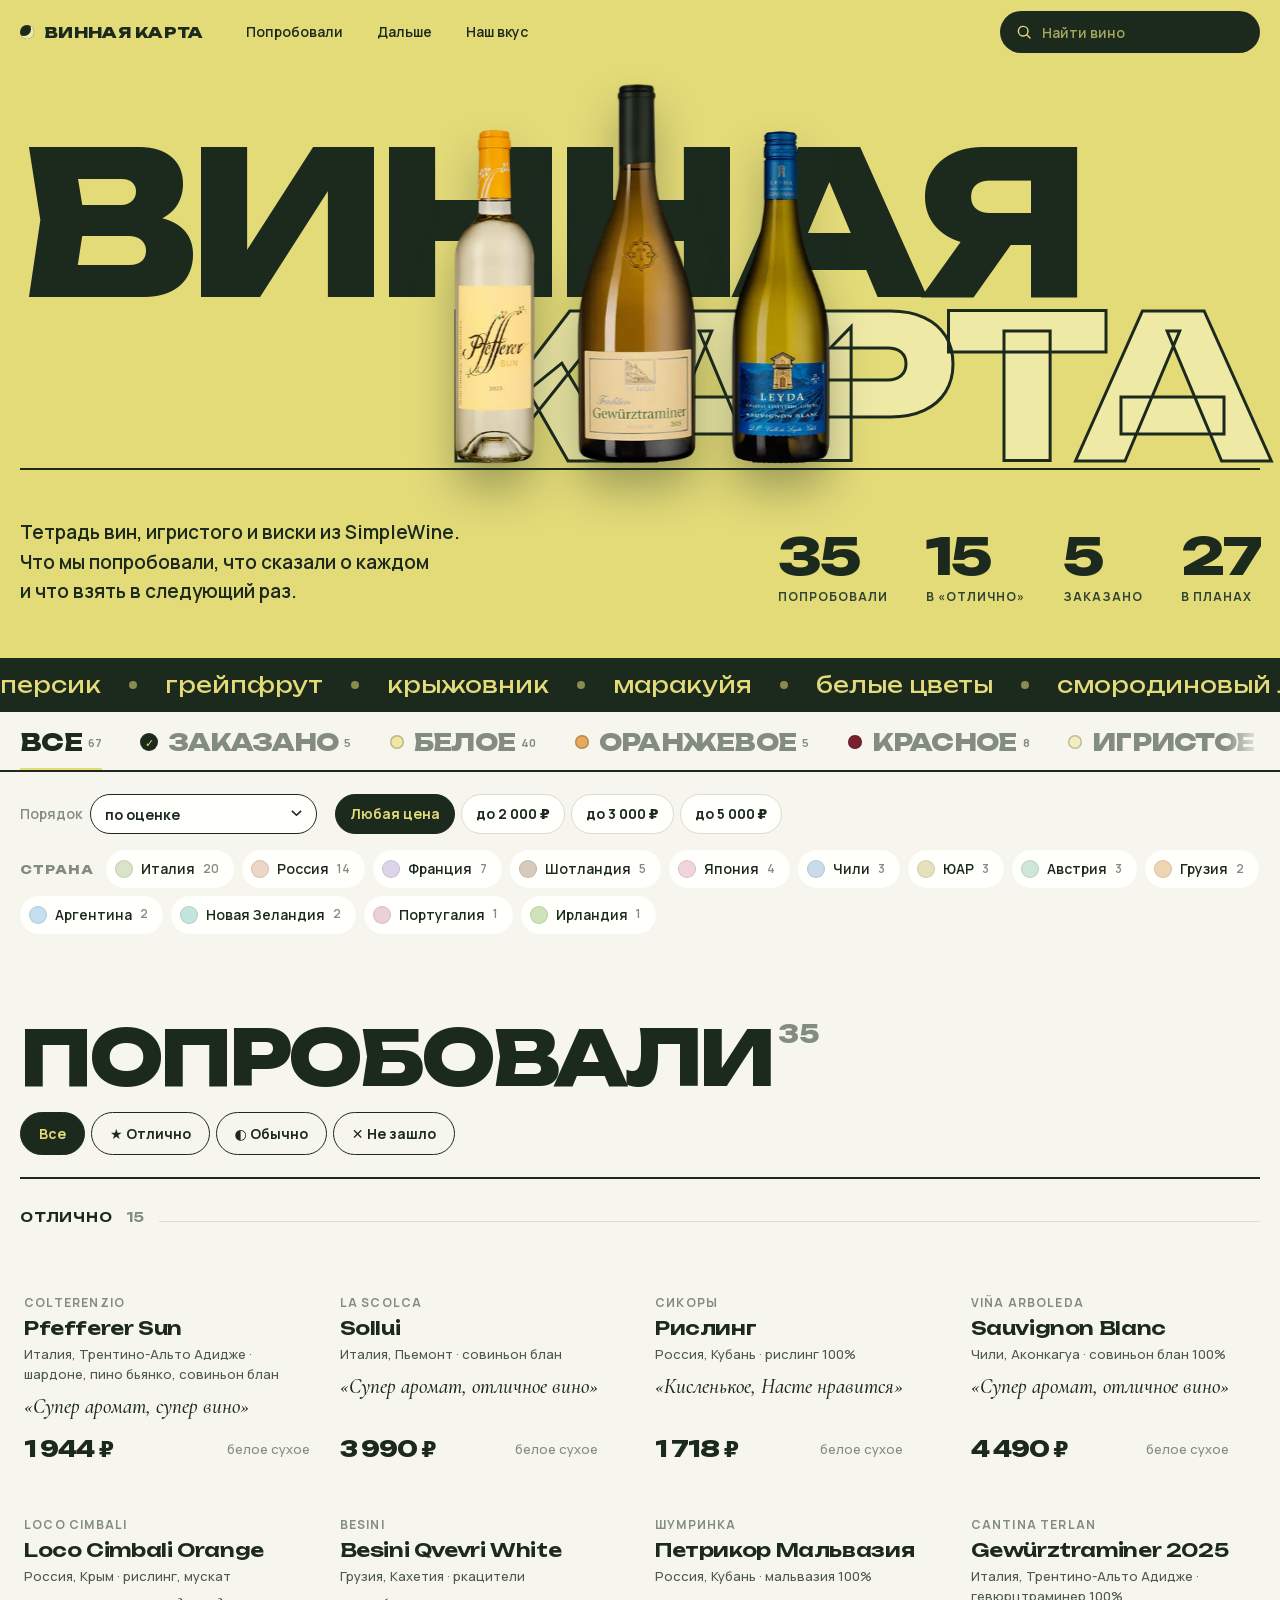
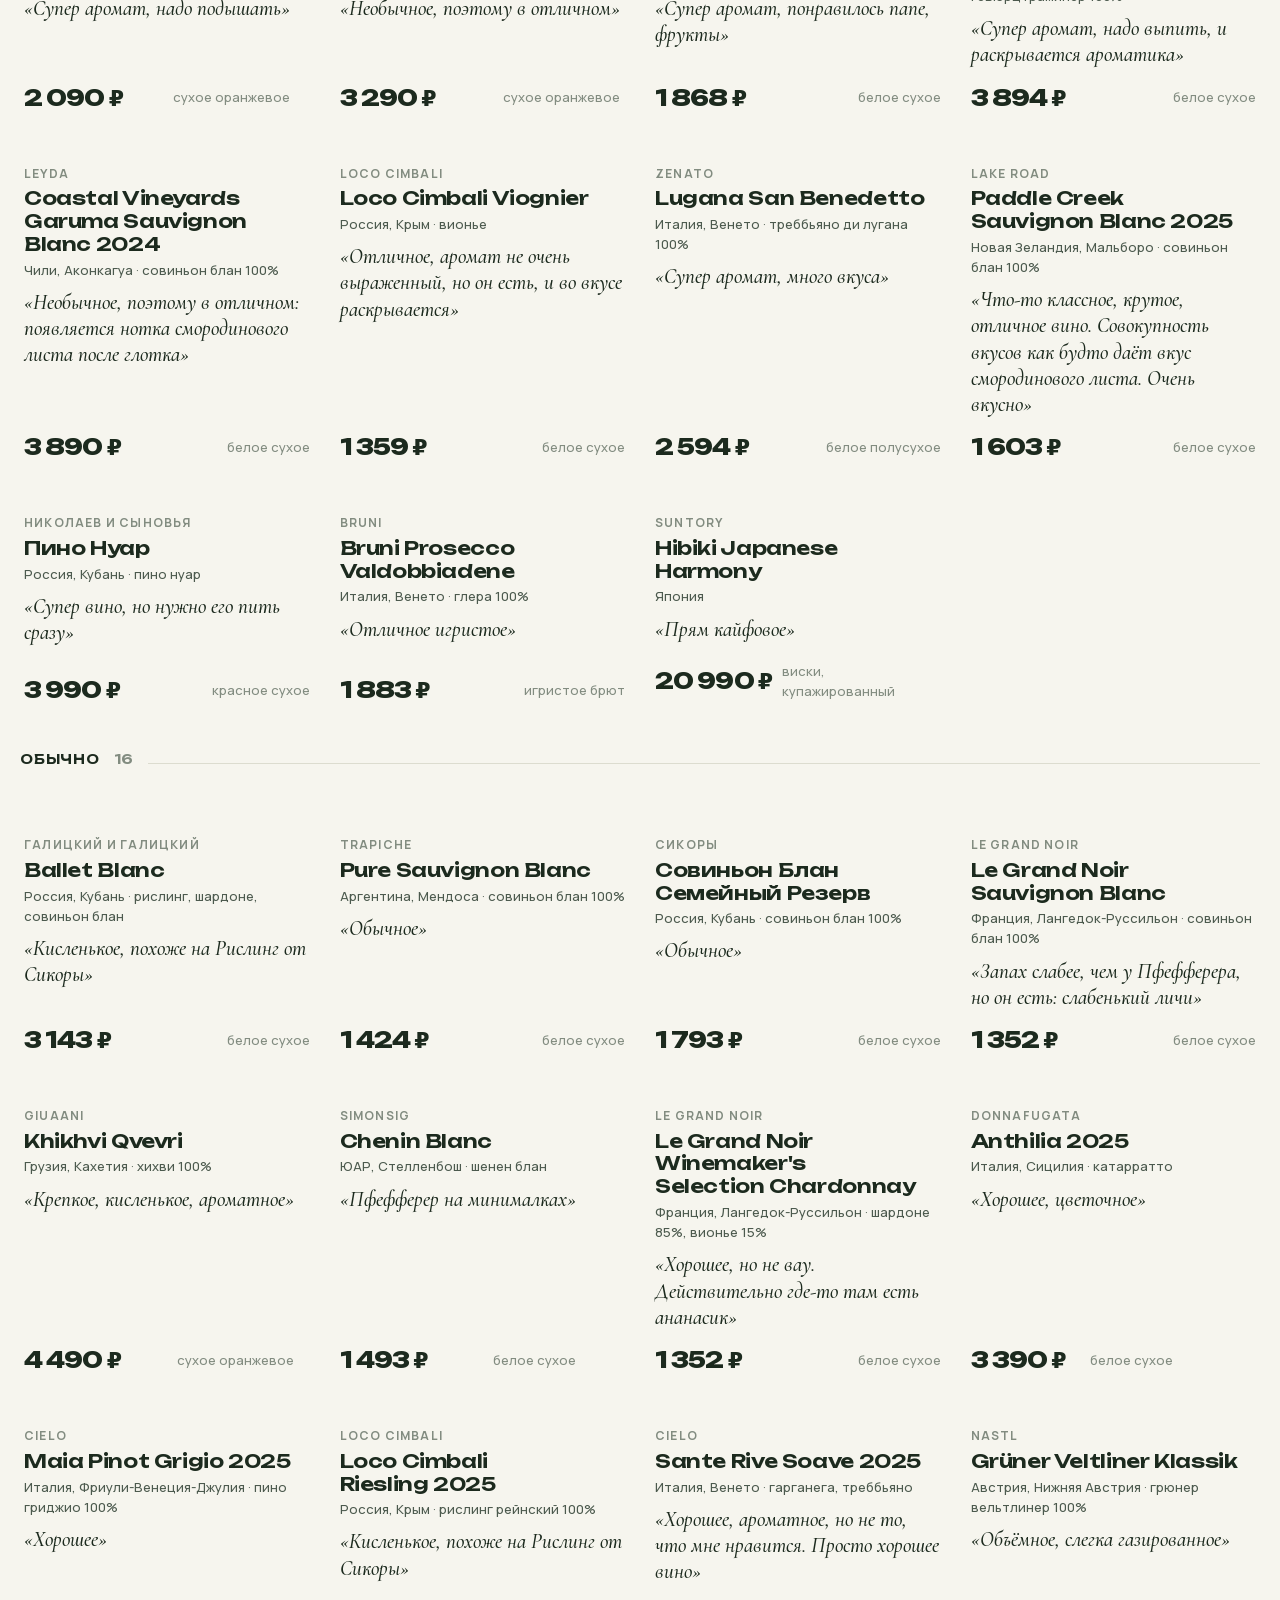
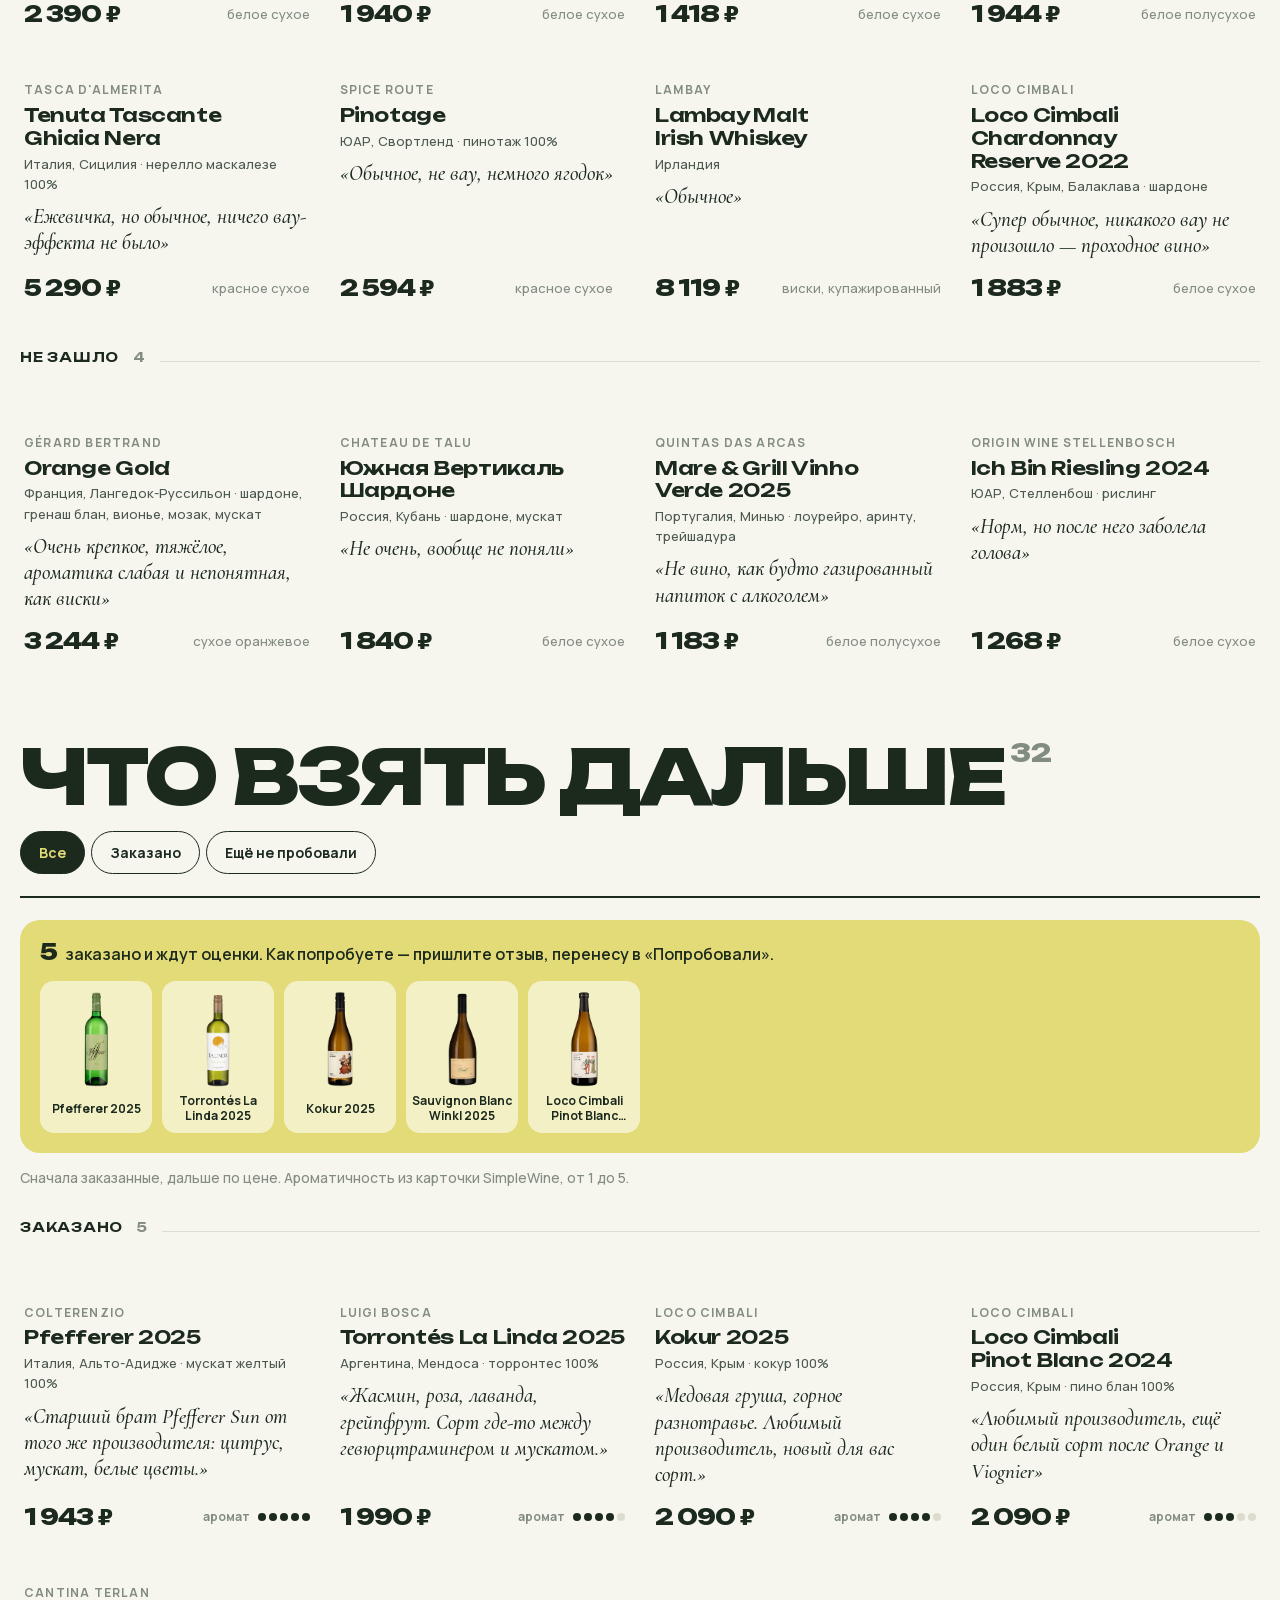
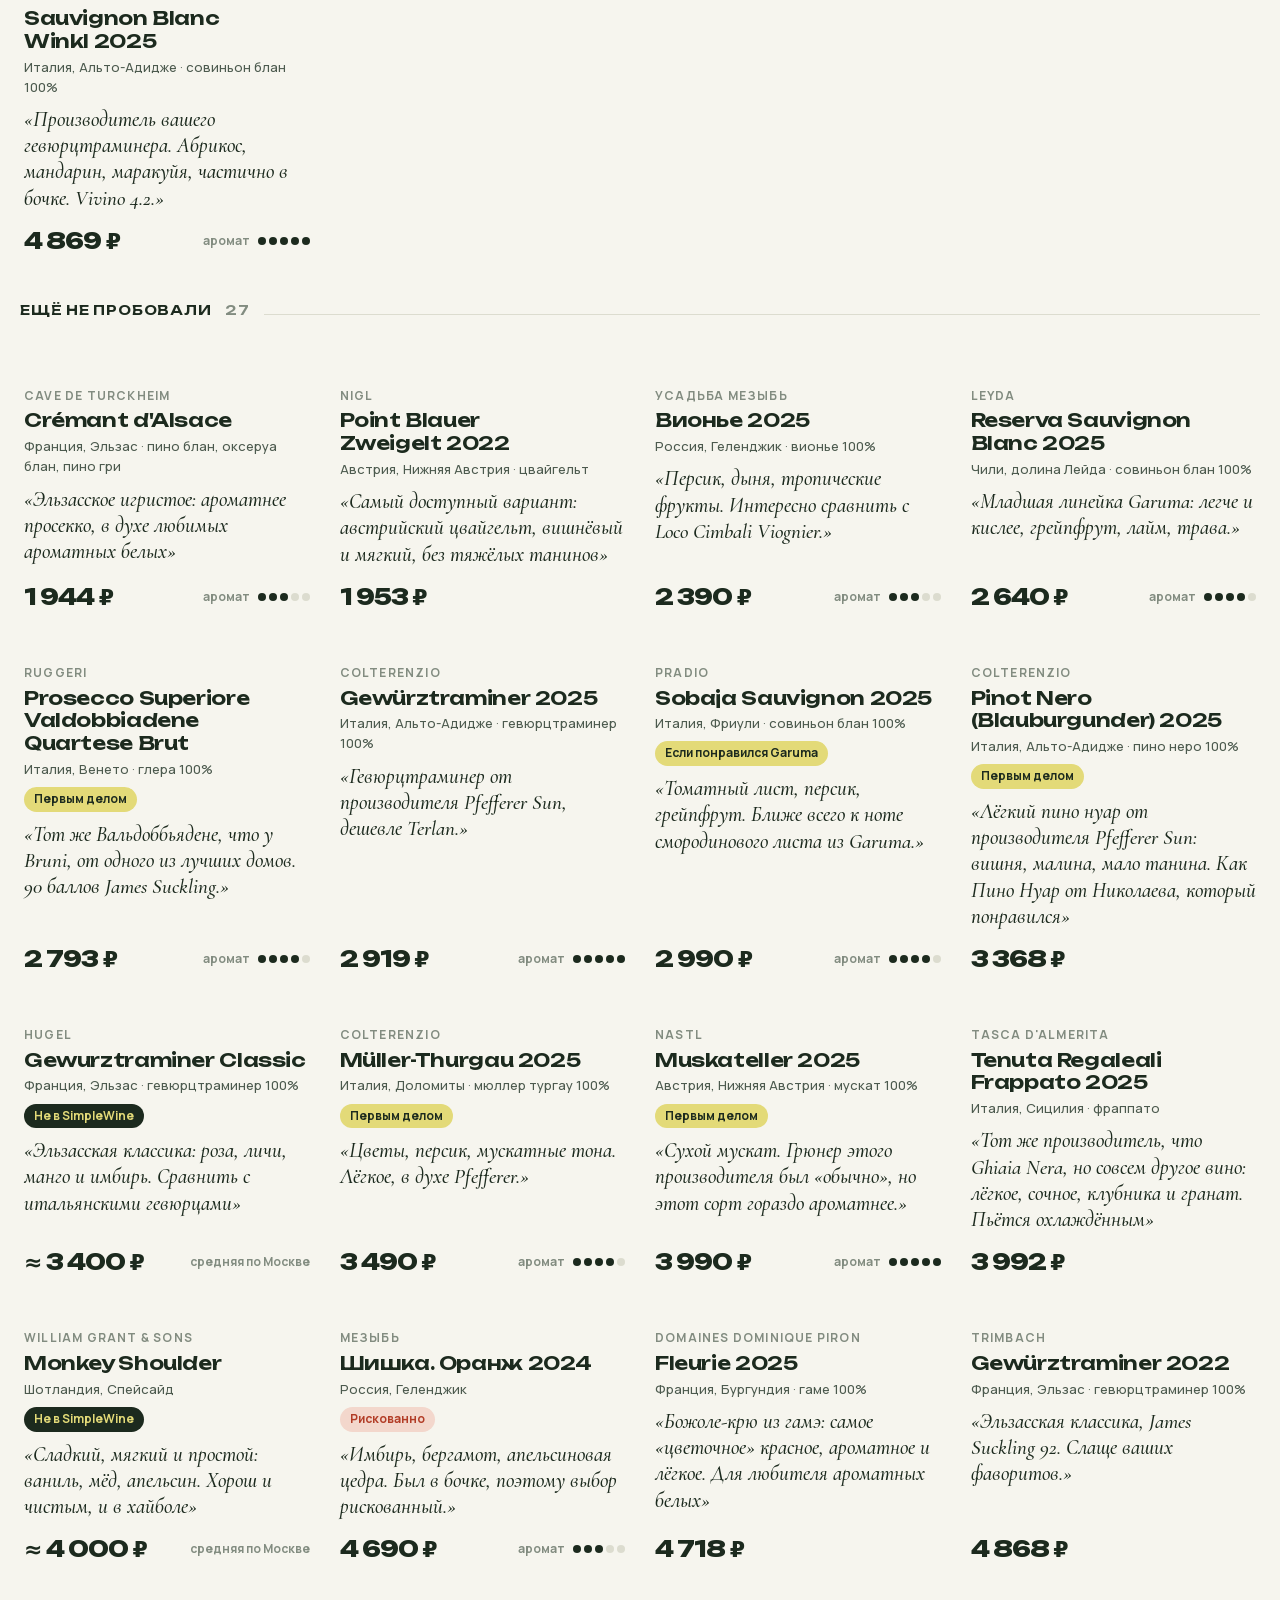
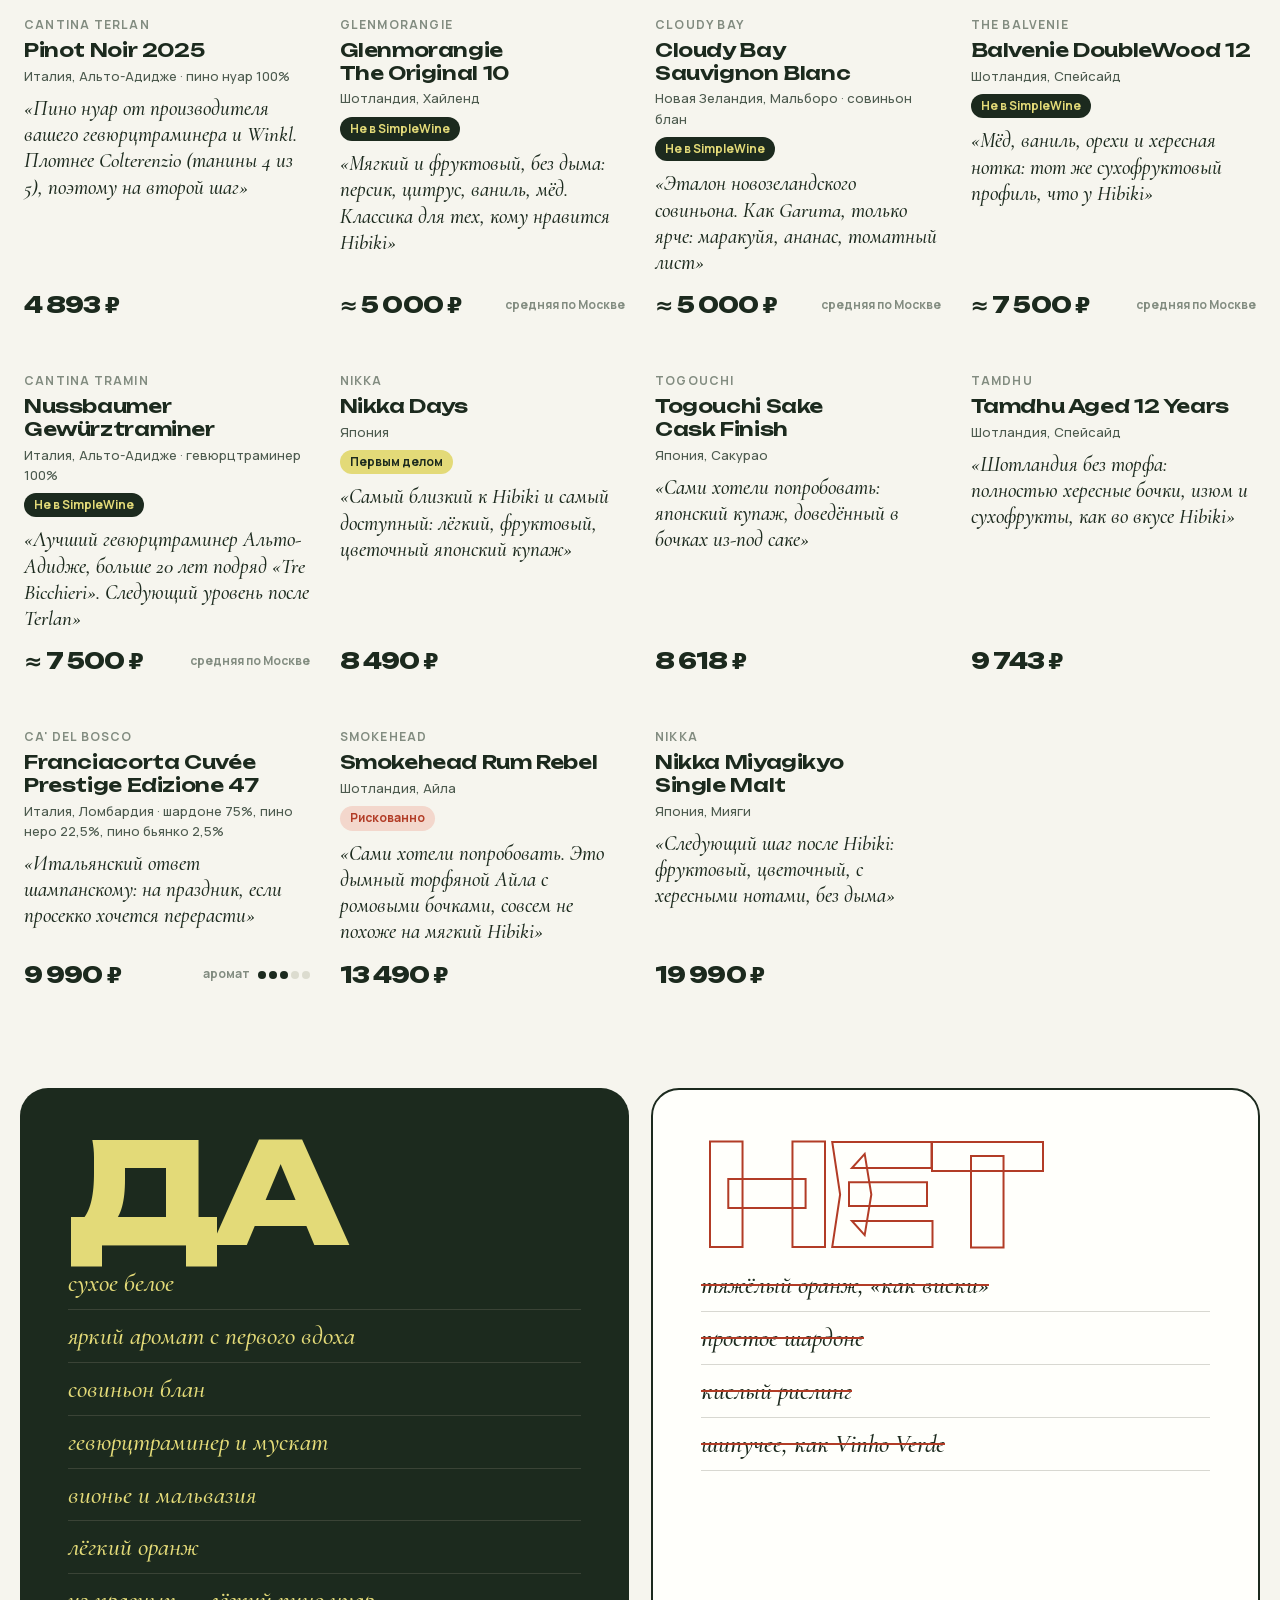
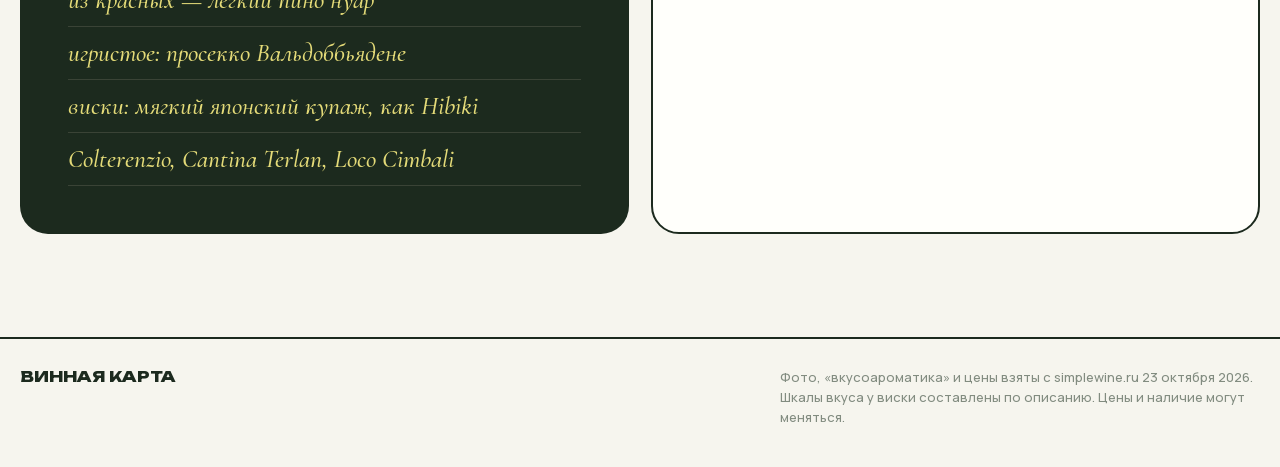
<file: index.html>
<!doctype html>
<html lang="ru">
<head>
<meta charset="utf-8">
<meta name="viewport" content="width=device-width, initial-scale=1, viewport-fit=cover">
<meta name="claude:viewport-fit-sides" content="cover">
<title>Винная карта</title>
<meta name="description" content="Наша тетрадь белых вин из SimpleWine: что попробовали и что взять дальше.">
<meta name="theme-color" content="#e3da78">
<link rel="icon" href="icons/icon.svg" type="image/svg+xml">
<link rel="icon" href="icons/favicon-32.png" sizes="32x32" type="image/png">
<link rel="apple-touch-icon" href="icons/apple-touch-icon.png">
<link rel="manifest" href="manifest.webmanifest">
<meta name="apple-mobile-web-app-capable" content="yes">
<meta name="mobile-web-app-capable" content="yes">
<meta name="apple-mobile-web-app-title" content="Винная карта">
<meta name="apple-mobile-web-app-status-bar-style" content="default">
<link rel="stylesheet" href="assets/fonts.css">
<link rel="stylesheet" href="assets/style.css">
</head>
<body>

<header class="bar">
  <div class="bar__in">
    <a class="logo" href="#top"><span class="logo__dot"></span>Винная карта</a>
    <nav class="bar__nav" aria-label="Разделы">
      <a href="#tried">Попробовали</a>
      <a href="#next">Дальше</a>
      <a href="#taste">Наш вкус</a>
    </nav>
    <label class="find">
      <svg viewBox="0 0 20 20" aria-hidden="true"><circle cx="9" cy="9" r="6" fill="none" stroke="currentColor" stroke-width="1.8"/><path d="m13.5 13.5 4 4" stroke="currentColor" stroke-width="1.8" stroke-linecap="round"/></svg>
      <input id="q" type="search" placeholder="Найти вино" aria-label="Поиск по сорту, стране, винодельне">
    </label>
  </div>
</header>

<main id="top">
  <section class="poster" aria-label="Винная карта">
    <div class="poster__stage">
      <h1 class="poster__title" aria-label="Винная карта">
        <span class="poster__w1" aria-hidden="true">Винная</span>
        <span class="poster__w2" aria-hidden="true">карта</span>
      </h1>
      <div class="poster__bottles" id="heroBottles"></div>
    </div>
    <div class="poster__foot">
      <p class="poster__lede">Тетрадь вин, игристого и&nbsp;виски из&nbsp;SimpleWine. Что мы попробовали, что сказали о&nbsp;каждом и&nbsp;что взять в&nbsp;следующий раз.</p>
      <dl class="poster__stats">
        <div><dd data-count="tried"></dd><dt>попробовали</dt></div>
        <div><dd data-count="ok"></dd><dt>в «Отлично»</dt></div>
        <div><dd data-count="ord"></dd><dt>заказано</dt></div>
        <div><dd data-count="next"></dd><dt>в планах</dt></div>
      </dl>
    </div>
  </section>

  <div class="ticker" aria-hidden="true"><div class="ticker__track" id="ticker"></div></div>

  <nav class="cats" aria-label="Категории"><div class="cats__in" id="cats" role="group"></div></nav>
  <div class="tools">
    <button type="button" class="tools__country" id="countryToggle" aria-expanded="false" aria-controls="countries">Страна<span id="countryNow"></span><i aria-hidden="true">▾</i></button>
    <label class="tools__sort"><span>Порядок</span>
      <select id="sort">
        <option value="mark">по оценке</option>
        <option value="cheap">сначала дешевле</option>
        <option value="dear">сначала дороже</option>
        <option value="crowd">по рейтингу SimpleWine</option>
      </select>
    </label>
    <div class="tools__price" id="price" role="group" aria-label="Цена">
      <button type="button" data-p="0" aria-pressed="true">Любая<span> цена</span></button>
      <button type="button" data-p="2000" aria-pressed="false">до 2&nbsp;000<span>&nbsp;₽</span></button>
      <button type="button" data-p="3000" aria-pressed="false">до 3&nbsp;000<span>&nbsp;₽</span></button>
      <button type="button" data-p="5000" aria-pressed="false">до 5&nbsp;000<span>&nbsp;₽</span></button>
    </div>
  </div>
  <div class="countries" id="countries" role="group" aria-label="Фильтр по стране"></div>

  <section class="sect" id="tried" aria-labelledby="h-tried">
    <header class="sect__head">
      <h2 id="h-tried">Попробовали<sup data-count="tried"></sup></h2>
      <div class="pills" role="group" aria-label="Фильтр по оценке" data-for="tried">
        <button type="button" data-f="all" aria-pressed="true">Все</button>
        <button type="button" data-f="ok" aria-pressed="false">★ Отлично</button>
        <button type="button" data-f="mid" aria-pressed="false">◐ Обычно</button>
        <button type="button" data-f="bad" aria-pressed="false">✕ Не зашло</button>
      </div>
    </header>
    <div class="wall" id="wall-tried"></div>
    <p class="none" id="none-tried" hidden>Ничего не нашлось. Попробуйте другой запрос или страну.</p>
  </section>

  <section class="sect" id="next" aria-labelledby="h-next">
    <header class="sect__head">
      <h2 id="h-next">Что взять дальше<sup data-count="plan"></sup></h2>
      <div class="pills" role="group" aria-label="Фильтр по статусу" data-for="next">
        <button type="button" data-f="all" aria-pressed="true">Все</button>
        <button type="button" data-f="ord" aria-pressed="false">Заказано</button>
        <button type="button" data-f="next" aria-pressed="false">Ещё не пробовали</button>
      </div>
    </header>
    <div class="await" id="await"></div>
    <p class="sect__note">Сначала заказанные, дальше по цене. Ароматичность из карточки SimpleWine, от 1 до 5.</p>
    <div class="wall" id="wall-next"></div>
    <p class="none" id="none-next" hidden>Ничего не нашлось. Попробуйте другой запрос или страну.</p>
  </section>

  <section class="taste" id="taste" aria-labelledby="h-taste">
    <h2 id="h-taste" class="sr">Наш вкус</h2>
    <div class="taste__col taste__col--yes">
      <p class="taste__big">Да</p>
      <ul>
        <li>сухое белое</li><li>яркий аромат с первого вдоха</li><li>совиньон блан</li><li>гевюрцтраминер и мускат</li><li>вионье и мальвазия</li><li>лёгкий оранж</li><li>из красных — лёгкий пино нуар</li><li>игристое: просекко Вальдоббьядене</li><li>виски: мягкий японский купаж, как Hibiki</li><li>Colterenzio, Cantina Terlan, Loco Cimbali</li>
      </ul>
    </div>
    <div class="taste__col taste__col--no">
      <p class="taste__big">Нет</p>
      <ul>
        <li>тяжёлый оранж, «как виски»</li><li>простое шардоне</li><li>кислый рислинг</li><li>шипучее, как Vinho Verde</li>
      </ul>
    </div>
  </section>

  <footer class="end">
    <p class="end__mark">Винная карта</p>
    <p>Фото, «вкусоароматика» и цены взяты с simplewine.ru 23&nbsp;октября 2026. Шкалы вкуса у виски составлены по описанию. Цены и наличие могут меняться.</p>
  </footer>
</main>

<div class="sheet" id="sheet" hidden>
  <div class="sheet__scrim" data-close></div>
  <article class="sheet__card" role="dialog" aria-modal="true" aria-labelledby="sheetName">
    <div class="sheet__top">
      <div class="sheet__nav">
        <button type="button" id="sheetPrev" aria-label="Предыдущее вино">‹</button>
        <span id="sheetPos"></span>
        <button type="button" id="sheetNext" aria-label="Следующее вино">›</button>
      </div>
      <button class="sheet__x" type="button" data-close aria-label="Закрыть">×</button>
    </div>
    <div class="sheet__media" id="sheetMedia">
      <div class="sheet__main"><img id="sheetImg" alt=""></div>
      <div class="sheet__views" id="sheetViews"></div>
    </div>
    <div class="sheet__info" id="sheetInfo"></div>
  </article>
</div>

<script src="assets/wines.js"></script>
<script src="assets/app.js"></script>
</body>
</html>
</file>
<file: assets/fonts.css>
/* Шрифты лежат на самом сайте: без Google Fonts страница не ждёт внешний сервер (на айфоне с VPN был белый экран) */
@font-face {
  font-family: 'Cormorant Garamond';
  font-style: italic;
  font-weight: 500;
  font-display: swap;
  src: url(../fonts/cormorant-cyrillic-0.woff2) format('woff2');
  unicode-range: U+0301, U+0400-045F, U+0490-0491, U+04B0-04B1, U+2116;
}
@font-face {
  font-family: 'Cormorant Garamond';
  font-style: italic;
  font-weight: 500;
  font-display: swap;
  src: url(../fonts/cormorant-latin-1.woff2) format('woff2');
  unicode-range: U+0000-00FF, U+0131, U+0152-0153, U+02BB-02BC, U+02C6, U+02DA, U+02DC, U+0304, U+0308, U+0329, U+2000-206F, U+20AC, U+2122, U+2191, U+2193, U+2212, U+2215, U+FEFF, U+FFFD;
}
@font-face {
  font-family: 'Cormorant Garamond';
  font-style: italic;
  font-weight: 600;
  font-display: swap;
  src: url(../fonts/cormorant-cyrillic-0.woff2) format('woff2');
  unicode-range: U+0301, U+0400-045F, U+0490-0491, U+04B0-04B1, U+2116;
}
@font-face {
  font-family: 'Cormorant Garamond';
  font-style: italic;
  font-weight: 600;
  font-display: swap;
  src: url(../fonts/cormorant-latin-1.woff2) format('woff2');
  unicode-range: U+0000-00FF, U+0131, U+0152-0153, U+02BB-02BC, U+02C6, U+02DA, U+02DC, U+0304, U+0308, U+0329, U+2000-206F, U+20AC, U+2122, U+2191, U+2193, U+2212, U+2215, U+FEFF, U+FFFD;
}
@font-face {
  font-family: 'Manrope';
  font-style: normal;
  font-weight: 400;
  font-display: swap;
  src: url(../fonts/manrope-cyrillic-2.woff2) format('woff2');
  unicode-range: U+0301, U+0400-045F, U+0490-0491, U+04B0-04B1, U+2116;
}
@font-face {
  font-family: 'Manrope';
  font-style: normal;
  font-weight: 400;
  font-display: swap;
  src: url(../fonts/manrope-latin-3.woff2) format('woff2');
  unicode-range: U+0000-00FF, U+0131, U+0152-0153, U+02BB-02BC, U+02C6, U+02DA, U+02DC, U+0304, U+0308, U+0329, U+2000-206F, U+20AC, U+2122, U+2191, U+2193, U+2212, U+2215, U+FEFF, U+FFFD;
}
@font-face {
  font-family: 'Manrope';
  font-style: normal;
  font-weight: 500;
  font-display: swap;
  src: url(../fonts/manrope-cyrillic-2.woff2) format('woff2');
  unicode-range: U+0301, U+0400-045F, U+0490-0491, U+04B0-04B1, U+2116;
}
@font-face {
  font-family: 'Manrope';
  font-style: normal;
  font-weight: 500;
  font-display: swap;
  src: url(../fonts/manrope-latin-3.woff2) format('woff2');
  unicode-range: U+0000-00FF, U+0131, U+0152-0153, U+02BB-02BC, U+02C6, U+02DA, U+02DC, U+0304, U+0308, U+0329, U+2000-206F, U+20AC, U+2122, U+2191, U+2193, U+2212, U+2215, U+FEFF, U+FFFD;
}
@font-face {
  font-family: 'Manrope';
  font-style: normal;
  font-weight: 600;
  font-display: swap;
  src: url(../fonts/manrope-cyrillic-2.woff2) format('woff2');
  unicode-range: U+0301, U+0400-045F, U+0490-0491, U+04B0-04B1, U+2116;
}
@font-face {
  font-family: 'Manrope';
  font-style: normal;
  font-weight: 600;
  font-display: swap;
  src: url(../fonts/manrope-latin-3.woff2) format('woff2');
  unicode-range: U+0000-00FF, U+0131, U+0152-0153, U+02BB-02BC, U+02C6, U+02DA, U+02DC, U+0304, U+0308, U+0329, U+2000-206F, U+20AC, U+2122, U+2191, U+2193, U+2212, U+2215, U+FEFF, U+FFFD;
}
@font-face {
  font-family: 'Manrope';
  font-style: normal;
  font-weight: 700;
  font-display: swap;
  src: url(../fonts/manrope-cyrillic-2.woff2) format('woff2');
  unicode-range: U+0301, U+0400-045F, U+0490-0491, U+04B0-04B1, U+2116;
}
@font-face {
  font-family: 'Manrope';
  font-style: normal;
  font-weight: 700;
  font-display: swap;
  src: url(../fonts/manrope-latin-3.woff2) format('woff2');
  unicode-range: U+0000-00FF, U+0131, U+0152-0153, U+02BB-02BC, U+02C6, U+02DA, U+02DC, U+0304, U+0308, U+0329, U+2000-206F, U+20AC, U+2122, U+2191, U+2193, U+2212, U+2215, U+FEFF, U+FFFD;
}
@font-face {
  font-family: 'Unbounded';
  font-style: normal;
  font-weight: 400;
  font-display: swap;
  src: url(../fonts/unbounded-cyrillic-4.woff2) format('woff2');
  unicode-range: U+0301, U+0400-045F, U+0490-0491, U+04B0-04B1, U+2116;
}
@font-face {
  font-family: 'Unbounded';
  font-style: normal;
  font-weight: 400;
  font-display: swap;
  src: url(../fonts/unbounded-latin-5.woff2) format('woff2');
  unicode-range: U+0000-00FF, U+0131, U+0152-0153, U+02BB-02BC, U+02C6, U+02DA, U+02DC, U+0304, U+0308, U+0329, U+2000-206F, U+20AC, U+2122, U+2191, U+2193, U+2212, U+2215, U+FEFF, U+FFFD;
}
@font-face {
  font-family: 'Unbounded';
  font-style: normal;
  font-weight: 600;
  font-display: swap;
  src: url(../fonts/unbounded-cyrillic-4.woff2) format('woff2');
  unicode-range: U+0301, U+0400-045F, U+0490-0491, U+04B0-04B1, U+2116;
}
@font-face {
  font-family: 'Unbounded';
  font-style: normal;
  font-weight: 600;
  font-display: swap;
  src: url(../fonts/unbounded-latin-5.woff2) format('woff2');
  unicode-range: U+0000-00FF, U+0131, U+0152-0153, U+02BB-02BC, U+02C6, U+02DA, U+02DC, U+0304, U+0308, U+0329, U+2000-206F, U+20AC, U+2122, U+2191, U+2193, U+2212, U+2215, U+FEFF, U+FFFD;
}
@font-face {
  font-family: 'Unbounded';
  font-style: normal;
  font-weight: 800;
  font-display: swap;
  src: url(../fonts/unbounded-cyrillic-4.woff2) format('woff2');
  unicode-range: U+0301, U+0400-045F, U+0490-0491, U+04B0-04B1, U+2116;
}
@font-face {
  font-family: 'Unbounded';
  font-style: normal;
  font-weight: 800;
  font-display: swap;
  src: url(../fonts/unbounded-latin-5.woff2) format('woff2');
  unicode-range: U+0000-00FF, U+0131, U+0152-0153, U+02BB-02BC, U+02C6, U+02DA, U+02DC, U+0304, U+0308, U+0329, U+2000-206F, U+20AC, U+2122, U+2191, U+2193, U+2212, U+2215, U+FEFF, U+FFFD;
}
</file>
<file: assets/style.css>
/* Винная карта — плакат.
   Соломенно-зелёный, как бокал белого; тёмная «бутылочная» зелень для текста.
   Цвет подложки карточки = страна вина. Комментарии — курсивом, как в тетради. */
:root {
  --straw: #e3da78;
  --straw-2: #efe9a6;
  --bottle: #1c2a1e;
  --bottle-2: #2f4433;
  --paper: #f6f5ee;
  --white: #fffffb;
  --ink: #1c2a1e;
  --ink-2: #4c5a4e;
  --ink-3: #828c80;
  --rule: #dcdccf;
  --ok: #2c6a45;
  --mid: #8f6d0e;
  --bad: #b23c26;
  --f-big: "Unbounded", "Arial Black", system-ui, sans-serif;
  --f-text: "Manrope", "Segoe UI", system-ui, -apple-system, sans-serif;
  --f-note: "Cormorant Garamond", Georgia, "Times New Roman", serif;
  --gl: max(20px, env(safe-area-inset-left, 0px));
  --gr: max(20px, env(safe-area-inset-right, 0px));
  --ease: cubic-bezier(.2, .75, .1, 1);
  color-scheme: light;
}

*, *::before, *::after { box-sizing: border-box; }
[hidden] { display: none !important; }
html { scroll-behavior: smooth; scroll-padding-top: 80px; }
body { margin: 0; background: var(--paper); color: var(--ink); font: 500 16px/1.55 var(--f-text); -webkit-font-smoothing: antialiased; }
body::before { content: ""; position: fixed; inset: 0 0 auto; height: env(safe-area-inset-top, 0px); z-index: 40; background: var(--straw); }
img { max-width: 100%; display: block; }
a { color: inherit; }
button { font: inherit; color: inherit; }
:focus-visible { outline: 2px solid var(--bottle); outline-offset: 3px; border-radius: 6px; }
.sr { position: absolute; width: 1px; height: 1px; overflow: hidden; clip: rect(0 0 0 0); white-space: nowrap; }

/* ---------- верхняя панель ---------- */
.bar { position: sticky; top: env(safe-area-inset-top, 0px); z-index: 30; background: var(--straw); transition: box-shadow .3s; }
.bar.is-stuck { box-shadow: 0 1px 0 rgba(28, 42, 30, .18); }
.bar__in { display: flex; align-items: center; gap: 28px; min-height: 64px; padding-left: var(--gl); padding-right: var(--gr); max-width: 1440px; margin: 0 auto; }
.logo { display: flex; align-items: center; gap: 10px; font: 800 15px/1 var(--f-big); letter-spacing: .02em; text-transform: uppercase; text-decoration: none; white-space: nowrap; }
.logo__dot { width: 14px; height: 14px; border-radius: 50%; background: var(--bottle); box-shadow: inset -3px -3px 0 var(--straw-2); }
.bar__nav { display: flex; gap: 6px; }
.bar__nav a { padding: 8px 14px; border-radius: 999px; text-decoration: none; font-weight: 600; font-size: 14px; white-space: nowrap; transition: background .25s; }
.bar__nav a:hover { background: rgba(28, 42, 30, .08); }
.find { margin-left: auto; display: flex; align-items: center; gap: 8px; height: 42px; width: 260px; padding: 0 16px; border-radius: 999px; background: var(--bottle); color: var(--straw); min-width: 0; }
.find svg { width: 16px; height: 16px; flex: none; }
.find input { width: 100%; min-width: 0; border: 0; outline: 0; background: none; color: var(--white); font: 600 14px var(--f-text); }
.find input::placeholder { color: rgba(227, 218, 120, .7); }
.find:focus-within { box-shadow: 0 0 0 3px rgba(28, 42, 30, .25); }

/* ---------- плакат ---------- */
.poster { background: var(--straw); padding-left: var(--gl); padding-right: var(--gr); overflow: hidden; }
.poster__stage { position: relative; max-width: 1440px; margin: 0 auto; padding-top: clamp(28px, 6vw, 84px); }
.poster__title { margin: 0; font: 800 clamp(48px, 15.6vw, 240px)/.82 var(--f-big); letter-spacing: -.055em; text-transform: uppercase; color: var(--bottle); }
.poster__title span { display: block; }
.poster__w2 { text-align: right; color: var(--straw-2); -webkit-text-stroke: clamp(1.5px, .25vw, 3px) var(--bottle); }
.poster__bottles {
  position: absolute; left: 50%; bottom: 0; transform: translateX(-50%); z-index: 2;
  display: flex; align-items: flex-end; gap: clamp(4px, 1.5vw, 22px); height: 96%;
}
.poster__bottles button { height: 100%; border: 0; padding: 0; background: none; cursor: pointer; display: flex; align-items: flex-end; }
.poster__bottles img { height: 88%; width: auto; filter: drop-shadow(0 26px 22px rgba(28, 42, 30, .35)); transition: transform .7s var(--ease); }
.poster__bottles button:nth-child(2) img { height: 100%; }
.poster__bottles button:hover img { transform: translateY(-10px) rotate(-2deg); }
.poster__foot {
  max-width: 1440px; margin: 0 auto; display: grid; grid-template-columns: minmax(0, 1fr) auto; gap: 24px 48px; align-items: end;
  padding-block: clamp(26px, 4vw, 48px) clamp(28px, 4vw, 52px); border-top: 2px solid var(--bottle);
}
.poster__lede { margin: 0; max-width: 38ch; font-size: clamp(16px, 1.5vw, 19px); font-weight: 600; }
.poster__stats { display: flex; gap: clamp(18px, 3vw, 44px); margin: 0; }
.poster__stats div { display: grid; }
.poster__stats dd { margin: 0; font: 800 clamp(32px, 4vw, 56px)/1 var(--f-big); letter-spacing: -.04em; }
.poster__stats dt { margin-top: 6px; font-size: 12px; font-weight: 700; letter-spacing: .08em; text-transform: uppercase; color: var(--bottle-2); }

/* ---------- лента ароматов ---------- */
.ticker { background: var(--bottle); color: var(--straw); overflow: hidden; padding-block: 14px; }
.ticker__track { display: flex; width: max-content; animation: tick 60s linear infinite; }
.ticker__track span { font: 400 clamp(16px, 2vw, 22px)/1.2 var(--f-big); text-transform: lowercase; white-space: nowrap; padding-right: 28px; display: flex; align-items: center; gap: 28px; }
.ticker__track span::after { content: ""; width: 8px; height: 8px; border-radius: 50%; background: var(--straw); opacity: .55; }
@keyframes tick { to { transform: translateX(-50%); } }

/* ---------- категории (закреплены под панелью) ---------- */
.cats { position: sticky; top: calc(env(safe-area-inset-top, 0px) + 64px); z-index: 25; background: var(--paper); border-bottom: 2px solid var(--bottle); }
.cats__in {
  max-width: 1440px; margin: 0 auto; padding: 0 var(--gr) 0 var(--gl); display: flex; gap: clamp(14px, 3vw, 40px);
  overflow-x: auto; scrollbar-width: none;
}
.cats__in::-webkit-scrollbar { display: none; }
.cats button {
  position: relative; flex: none; display: flex; align-items: center; gap: 10px; padding: 18px 0 16px; border: 0; background: none; cursor: pointer;
  font: 800 clamp(15px, 1.9vw, 24px)/1 var(--f-big); letter-spacing: -.03em; text-transform: uppercase; color: var(--ink-3); transition: color .3s;
}
.cats button i { width: 14px; height: 14px; border-radius: 50%; background: var(--c); box-shadow: inset 0 0 0 1.5px rgba(28, 42, 30, .25); }
.cats button sup { font: 700 11px var(--f-text); letter-spacing: 0; color: var(--ink-3); margin-left: -4px; }
.cats button:hover { color: var(--ink-2); }
.cats button[aria-pressed="true"] { color: var(--ink); }
.cats button::after { content: ""; position: absolute; left: 0; right: 0; bottom: -2px; height: 4px; background: var(--straw); transform: scaleX(0); transform-origin: left; transition: transform .4s var(--ease); }
.cats button[aria-pressed="true"]::after { transform: scaleX(1); }
.cats button i.cats__ord { display: grid; place-items: center; width: 18px; height: 18px; background: var(--bottle); color: var(--straw); box-shadow: none; font: 800 11px/1 var(--f-text); font-style: normal; }
/* Вкладка «Заказано»: только заказанные бутылки, без «Попробовали» и полосы ожидания. */
.only-ord #tried, .only-ord #await, .only-ord #next .pills, .only-ord #next .sect__note { display: none; }
html { scroll-padding-top: 140px; }

/* ---------- страны ---------- */
.countries { max-width: 1440px; margin: 0 auto; padding: 26px var(--gr) 0 var(--gl); display: flex; flex-wrap: wrap; gap: 8px; }
.countries button {
  display: inline-flex; align-items: center; gap: 8px; padding: 7px 14px 7px 8px; border-radius: 999px; border: 1.5px solid transparent;
  background: var(--white); cursor: pointer; font-size: 14px; font-weight: 600; transition: border-color .25s, transform .25s var(--ease);
}
.filter-label { align-self: center; margin: 0 4px 0 6px; font: 800 12px var(--f-big); letter-spacing: .08em; text-transform: uppercase; color: var(--ink-3); }
.filter-label:first-child { margin-left: 0; }
.countries button i { width: 18px; height: 18px; border-radius: 50%; background: var(--c); box-shadow: inset 0 0 0 1px rgba(28, 42, 30, .12); }
.countries button small { color: var(--ink-3); font-size: 12px; }
.countries button:hover { transform: translateY(-1px); }
.countries button[aria-pressed="true"] { border-color: var(--bottle); }

/* ---------- порядок, цена, кнопка стран ---------- */
.tools { max-width: 1440px; margin: 0 auto; padding: 22px var(--gr) 0 var(--gl); display: flex; flex-wrap: wrap; align-items: center; gap: 10px 18px; }
.tools__country { display: none; align-items: center; gap: 6px; height: 40px; padding: 0 16px; border-radius: 999px; border: 1.5px solid var(--bottle); background: none; font-weight: 700; font-size: 14px; cursor: pointer; }
.tools__country.is-set { background: var(--bottle); color: var(--straw); }
.tools__country i { font-style: normal; transition: transform .25s; }
.tools__country[aria-expanded="true"] i { transform: rotate(180deg); }
.tools__sort { display: flex; align-items: center; gap: 8px; font-size: 14px; font-weight: 600; color: var(--ink-3); }
.tools__sort select { height: 40px; padding: 0 34px 0 14px; border-radius: 999px; border: 1.5px solid var(--bottle); background: var(--white) url("data:image/svg+xml,%3Csvg xmlns='http://www.w3.org/2000/svg' viewBox='0 0 12 8'%3E%3Cpath d='M1 1l5 5 5-5' fill='none' stroke='%231c2a1e' stroke-width='1.8'/%3E%3C/svg%3E") no-repeat right 14px center / 11px; font: 700 14px var(--f-text); color: var(--ink); -webkit-appearance: none; appearance: none; cursor: pointer; }
.tools__price { display: flex; flex-wrap: wrap; gap: 6px; }
.tools__price button { height: 40px; padding: 0 14px; border-radius: 999px; border: 1.5px solid var(--rule); background: var(--white); font-weight: 700; font-size: 14px; cursor: pointer; white-space: nowrap; }
.tools__price button[aria-pressed="true"] { border-color: var(--bottle); background: var(--bottle); color: var(--straw); }
.countries { padding-top: 16px; }

/* тень у краёв ленты категорий — подсказка, что её можно листать */
.cats::before, .cats::after { content: ""; position: absolute; top: 0; bottom: 0; width: 56px; z-index: 1; pointer-events: none; opacity: 0; transition: opacity .25s; }
.cats::before { left: 0; background: linear-gradient(90deg, var(--paper), rgba(246, 245, 238, 0)); }
.cats::after { right: 0; background: linear-gradient(270deg, var(--paper) 30%, rgba(246, 245, 238, 0)); }
.cats.more-l::before, .cats.more-r::after { opacity: 1; }

/* ---------- заказанное ждёт оценки ---------- */
.await { margin-top: 22px; padding: 18px 20px; border-radius: 20px; background: var(--straw); display: grid; gap: 14px; }
.await:empty { display: none; }
.await__t { margin: 0; font-weight: 600; }
.await__t b { font: 800 22px var(--f-big); margin-right: 4px; }
.await__row { display: flex; gap: 10px; overflow-x: auto; scrollbar-width: none; padding-bottom: 2px; }
.await__row::-webkit-scrollbar { display: none; }
.await__row button { flex: none; width: 112px; display: grid; justify-items: center; gap: 6px; padding: 10px 6px; border: 0; border-radius: 14px; background: rgba(255, 255, 251, .6); cursor: pointer; transition: background .2s; }
.await__row button:hover { background: var(--white); }
.await__row img { height: 96px; width: auto; }
.await__row span { font-size: 12px; font-weight: 700; line-height: 1.25; text-align: center; display: -webkit-box; -webkit-line-clamp: 2; -webkit-box-orient: vertical; overflow: hidden; }

/* ---------- разделы ---------- */
.sect { max-width: 1440px; margin: 0 auto; padding: clamp(48px, 7vw, 96px) var(--gr) 0 var(--gl); }
.sect__head { display: flex; flex-wrap: wrap; align-items: flex-end; justify-content: space-between; gap: 18px 28px; padding-bottom: 22px; border-bottom: 2px solid var(--bottle); }
.sect h2 { margin: 0; font: 800 clamp(34px, 6vw, 84px)/.92 var(--f-big); letter-spacing: -.045em; text-transform: uppercase; text-wrap: balance; }
.sect h2 sup { font-size: .32em; letter-spacing: 0; vertical-align: top; margin-left: .2em; color: var(--ink-3); }
.sect__note { margin: 14px 0 0; color: var(--ink-3); font-size: 14px; }
.pills { display: flex; flex-wrap: wrap; gap: 6px; }
.pills button {
  padding: 10px 18px; border-radius: 999px; border: 1.5px solid var(--bottle); background: none; cursor: pointer;
  font-weight: 700; font-size: 14px; white-space: nowrap; transition: background .25s, color .25s;
}
.pills button:hover { background: rgba(28, 42, 30, .06); }
.pills button[aria-pressed="true"] { background: var(--bottle); color: var(--straw); }

.wall { display: grid; grid-template-columns: repeat(auto-fill, minmax(260px, 1fr)); gap: 40px 22px; padding-top: 30px; }
.wall__group { grid-column: 1 / -1; display: flex; align-items: baseline; gap: 14px; margin-top: 10px; font: 600 13px var(--f-big); text-transform: uppercase; letter-spacing: .06em; }
.wall__group:first-child { margin-top: 0; }
.wall__group em { font-style: normal; color: var(--ink-3); }
.wall__group::after { content: ""; flex: 1; height: 1px; background: var(--rule); }
.none { padding: 40px 0; color: var(--ink-3); font: 500 italic 24px var(--f-note); }

/* ---------- карточка ---------- */
.card { display: flex; flex-direction: column; min-width: 0; padding: 0; border: 0; background: none; text-align: left; cursor: pointer; }
.card__plate { position: relative; display: block; aspect-ratio: 5 / 6; border-radius: 22px; overflow: hidden; background: var(--c, #e8e5d4); isolation: isolate; }
.card__plate::before {
  content: ""; position: absolute; left: 50%; bottom: 12%; width: 62%; aspect-ratio: 1; transform: translate(-50%, 50%); border-radius: 50%;
  background: radial-gradient(closest-side, rgba(255, 255, 251, .75), transparent); z-index: -1;
}
.card__bottle {
  position: absolute; left: 50%; bottom: 7%; height: 82%; width: auto; max-width: none; transform: translateX(-50%);
  filter: drop-shadow(0 16px 14px rgba(28, 42, 30, .25)); transition: transform .7s var(--ease);
}
.card__glass {
  position: absolute; inset: 0; width: 100%; height: 100%; object-fit: contain; padding: 7%; background: var(--white);
  clip-path: inset(100% 0 0 0 round 22px); transition: clip-path .6s var(--ease);
}
.card__glass--photo { object-fit: cover; padding: 0; }
.sheet__main.is-photo img { object-fit: cover; }
@media (hover: hover) {
  .card:hover .card__glass, .card:focus-visible .card__glass { clip-path: inset(0 0 0 0 round 22px); }
  .card:hover .card__bottle { transform: translateX(-50%) translateY(-8px); }
}
.stamp {
  position: absolute; top: 14px; right: 14px; z-index: 2; width: 84px; height: 84px; border-radius: 50%;
  display: grid; place-items: center; text-align: center; transform: rotate(-12deg);
  border: 1.5px solid currentColor; background: rgba(255, 255, 251, .7);
  font: 800 9.5px/1.15 var(--f-big); letter-spacing: 0; text-transform: uppercase;
}
.stamp b { display: block; font-size: 16px; line-height: 1; margin-bottom: 2px; }
.stamp--ok { color: var(--ok); } .stamp--mid { color: var(--mid); } .stamp--bad { color: var(--bad); }
.stamp--ord { color: var(--bottle); background: var(--straw); }
.stamp--next { color: var(--bottle); }
.peek {
  position: absolute; left: 14px; bottom: 14px; z-index: 2; padding: 5px 11px; border-radius: 999px;
  background: rgba(255, 255, 251, .8); font-size: 12px; font-weight: 700; color: var(--ink-2);
}
@media (hover: none) { .peek { display: none; } }
.card__body { flex: 1; display: flex; flex-direction: column; gap: 4px; padding: 16px 4px 0; }
.card__producer { font-size: 12px; font-weight: 700; letter-spacing: .1em; text-transform: uppercase; color: var(--ink-3); }
.card__name { font: 600 19px/1.2 var(--f-big); letter-spacing: -.02em; text-wrap: balance; }
.card__meta { font-size: 13px; color: var(--ink-2); }
.card__note { margin-top: 6px; font: 500 italic 21px/1.25 var(--f-note); color: var(--ink); }
.card__tag { align-self: flex-start; margin-top: 4px; padding: 3px 10px; border-radius: 999px; background: var(--straw); font-size: 12px; font-weight: 700; }
.card__tag--off { background: var(--bottle); color: var(--straw); }
.card__tag--risk { background: #f3d7cc; color: var(--bad); }
.card__foot { margin-top: auto; padding-top: 14px; display: flex; align-items: center; justify-content: space-between; gap: 10px; }
.price { font: 800 22px/1 var(--f-big); letter-spacing: -.04em; white-space: nowrap; }
.offsite { font-size: 12px; font-weight: 700; color: var(--ink-3); }
.where { display: grid; gap: 6px; }
.where a { display: flex; justify-content: space-between; gap: 12px; padding: 10px 14px; border-radius: 12px; background: var(--paper); text-decoration: none; font-weight: 600; font-size: 14px; }
.where a:hover { background: var(--straw-2); }
.where b { font: 800 14px var(--f-big); white-space: nowrap; }
.where small { color: var(--ink-3); font-size: 12px; }
.offsite-note { margin: 0; font-size: 13px; line-height: 1.5; color: var(--ink-3); }
.dots { display: inline-flex; gap: 3px; }
.dots i { width: 8px; height: 8px; border-radius: 50%; background: var(--rule); }
.dots i.on { background: var(--bottle); }
.aroma { display: inline-flex; align-items: center; gap: 8px; font-size: 12px; font-weight: 700; color: var(--ink-3); }
.go { font-size: 13px; font-weight: 700; color: var(--ink-2); }
.sugar { font-size: 13px; color: var(--ink-3); }
.card--bad .card__bottle { filter: grayscale(.6) drop-shadow(0 16px 14px rgba(28, 42, 30, .2)); opacity: .8; }

/* ---------- наш вкус ---------- */
.taste { max-width: 1440px; margin: clamp(56px, 8vw, 110px) auto 0; padding: 0 var(--gr) 0 var(--gl); display: grid; grid-template-columns: 1fr 1fr; gap: 22px; }
.taste__col { border-radius: 28px; padding: clamp(24px, 4vw, 48px); min-width: 0; }
.taste__col--yes { background: var(--bottle); color: var(--straw); }
.taste__col--no { background: var(--white); border: 2px solid var(--bottle); }
.taste__big { margin: 0 0 18px; font: 800 clamp(64px, 11vw, 168px)/.8 var(--f-big); letter-spacing: -.06em; text-transform: uppercase; }
.taste__col--no .taste__big { color: transparent; -webkit-text-stroke: 2px var(--bad); }
.taste ul { list-style: none; margin: 0; padding: 0; display: grid; gap: 10px; }
.taste li { font: 500 italic clamp(20px, 2vw, 26px)/1.25 var(--f-note); padding-bottom: 10px; border-bottom: 1px solid currentColor; border-color: rgba(127, 127, 110, .3); }
.taste__col--no li { text-decoration: line-through; text-decoration-color: var(--bad); text-decoration-thickness: 1.5px; }

.end { max-width: 1440px; margin: clamp(56px, 8vw, 110px) auto 0; padding: 28px var(--gr) calc(40px + env(safe-area-inset-bottom, 0px)) var(--gl); border-top: 2px solid var(--bottle); display: flex; flex-wrap: wrap; justify-content: space-between; gap: 12px 40px; color: var(--ink-3); font-size: 13px; }
.end p { margin: 0; max-width: 60ch; }
.end__mark { font: 800 15px var(--f-big) !important; text-transform: uppercase; color: var(--ink); }

/* ---------- окно вина ---------- */
.sheet { position: fixed; inset: 0; z-index: 60; display: grid; place-items: center; padding: max(16px, env(safe-area-inset-top, 0px)) var(--gr) max(16px, env(safe-area-inset-bottom, 0px)) var(--gl); }
.sheet__scrim { position: absolute; inset: 0; background: rgba(28, 42, 30, .6); backdrop-filter: blur(6px); -webkit-backdrop-filter: blur(6px); animation: fade .3s both; }
.sheet__card {
  position: relative; width: min(1040px, 100%); max-height: 100%; overflow: auto; display: grid; grid-template-columns: minmax(0, 1.05fr) minmax(0, 1fr);
  background: var(--white); border-radius: 28px; box-shadow: 0 50px 120px -40px rgba(0, 0, 0, .6); animation: pop .5s var(--ease) backwards;
}
.sheet__x { position: absolute; top: 14px; right: 14px; z-index: 3; width: 44px; height: 44px; border-radius: 50%; border: 0; background: var(--bottle); color: var(--straw); font-size: 24px; line-height: 1; cursor: pointer; }
.sheet__media { background: var(--c, #e8e5d4); padding: 22px; display: grid; gap: 14px; align-content: start; }
.sheet__media > * { position: sticky; top: 22px; }
.sheet__views { top: auto; }
.sheet__main { aspect-ratio: 5 / 6; border-radius: 18px; display: grid; place-items: center; overflow: hidden; }
.sheet__main.is-white { background: var(--white); }
.sheet__main { position: relative; }
.sheet__main img { position: absolute; inset: 0; width: 100%; height: 100%; max-width: none; padding: 4%; object-fit: contain; }
.sheet__main.is-photo img { padding: 0; }
.sheet__views { display: flex; gap: 8px; }
.sheet__views button { flex: 1; padding: 10px 8px; border-radius: 999px; border: 1.5px solid var(--bottle); background: rgba(255, 255, 251, .6); cursor: pointer; font-size: 13px; font-weight: 700; }
.sheet__views button[aria-pressed="true"] { background: var(--bottle); color: var(--straw); }
.sheet__info { padding: clamp(24px, 4vw, 44px); display: flex; flex-direction: column; gap: 16px; min-width: 0; }
.sheet__info h2 { margin: 0; font: 800 clamp(26px, 3.4vw, 42px)/1 var(--f-big); letter-spacing: -.04em; text-wrap: balance; padding-right: 40px; }
.sheet__note { margin: 0; font: 500 italic clamp(24px, 2.4vw, 30px)/1.2 var(--f-note); }
.facts { display: grid; grid-template-columns: max-content minmax(0, 1fr); gap: 10px 20px; margin: 0; padding-top: 16px; border-top: 1px solid var(--rule); font-size: 15px; }
.facts dt { color: var(--ink-3); font-weight: 600; }
.facts dd { margin: 0; font-weight: 600; }
.who { display: block; margin-bottom: 6px; font: 800 11px/1.2 var(--f-big); letter-spacing: .08em; text-transform: uppercase; font-style: normal; color: var(--ink-3); }
.prof { display: grid; gap: 8px; padding: 16px 18px; border-radius: 18px; background: var(--paper); }
.prof__row { display: grid; grid-template-columns: 110px minmax(0, 1fr) 16px; align-items: center; gap: 12px; font-size: 14px; font-weight: 600; }
.prof__bar { display: grid; grid-template-columns: repeat(5, 1fr); gap: 4px; }
.prof__bar i { height: 8px; border-radius: 4px; background: var(--rule); }
.prof__bar i.on { background: var(--bottle); }
.prof__row b { font: 800 13px var(--f-big); text-align: right; }
.sw p { margin: 0; font-size: 15px; line-height: 1.6; color: var(--ink-2); }
.expert { margin: 0; padding: 18px 20px; border-radius: 18px; background: var(--straw); }
.expert p { margin: 0; font: 500 italic 19px/1.3 var(--f-note); }
.expert footer { margin-top: 8px; font-size: 12px; font-weight: 700; color: var(--bottle-2); }
.crowd { display: flex; flex-wrap: wrap; align-items: center; gap: 8px 12px; }
.crowd__avg { font: 800 18px var(--f-big); }
.crowd__n { font-size: 13px; color: var(--ink-3); font-weight: 600; }
.crowd__tags { display: flex; flex-wrap: wrap; gap: 6px; width: 100%; }
.crowd__tags span { padding: 3px 10px; border-radius: 999px; border: 1px solid var(--rule); font-size: 13px; font-weight: 600; }
.fact { border-top: 1px solid var(--rule); padding-top: 12px; }
.fact summary { cursor: pointer; font-weight: 700; font-size: 14px; }
.fact p { margin: 10px 0 0; font-size: 14px; line-height: 1.6; color: var(--ink-2); }
.btn { align-self: flex-start; display: inline-flex; align-items: center; gap: 8px; height: 52px; padding: 0 26px; border-radius: 999px; background: var(--straw); color: var(--bottle); font-weight: 800; text-decoration: none; border: 2px solid var(--bottle); transition: background .25s; }
.btn:hover { background: var(--straw-2); }
.sheet__top { display: contents; }
.sheet__nav { position: absolute; top: 14px; left: 14px; z-index: 3; display: flex; align-items: center; gap: 4px; padding: 3px; border-radius: 999px; background: rgba(255, 255, 251, .85); box-shadow: 0 2px 10px rgba(28, 42, 30, .12); }
.sheet__nav button { width: 38px; height: 38px; border-radius: 50%; border: 0; background: var(--bottle); color: var(--straw); font-size: 22px; line-height: 1; cursor: pointer; }
.sheet__nav button:disabled { opacity: .25; cursor: default; }
.sheet__nav span { min-width: 64px; text-align: center; font-size: 12px; font-weight: 700; color: var(--ink-2); }
.sheet__price { margin: -4px 0 0; font: 800 24px/1 var(--f-big); letter-spacing: -.03em; }
.sheet__price small { font: 600 13px var(--f-text); letter-spacing: 0; color: var(--ink-3); margin-left: 6px; }
.sheet__acts { display: flex; flex-wrap: wrap; gap: 10px; }
.btn--ghost { background: none; cursor: pointer; font: inherit; font-weight: 800; }
.btn--ghost:hover { background: var(--paper); }
.chip { align-self: flex-start; padding: 5px 12px; border-radius: 999px; font: 800 11px var(--f-big); text-transform: uppercase; letter-spacing: .04em; border: 1.5px solid currentColor; }
@keyframes fade { from { opacity: 0; } }
@keyframes pop { from { opacity: 0; transform: translateY(24px) scale(.98); } }

/* ---------- появление ---------- */
.poster__title span { animation: rise 1s var(--ease) both; }
.poster__w2 { animation-delay: .12s !important; }
.poster__bottles button { animation: rise 1.1s var(--ease) both; }
.poster__bottles button:nth-child(1) { animation-delay: .25s; }
.poster__bottles button:nth-child(2) { animation-delay: .35s; }
.poster__bottles button:nth-child(3) { animation-delay: .45s; }
@keyframes rise { from { transform: translateY(40px); opacity: 0; } }

/* ---------- адаптив ---------- */
@media (max-width: 1000px) {
  .bar__nav { display: none; }
  .find { width: 220px; }
  .taste { grid-template-columns: 1fr; }
}
@media (max-width: 720px) {
  .tools__country { display: inline-flex; }
  .countries:not(.is-open) { display: none; }
  .countries .filter-label { display: none; }
  .tools { flex-wrap: wrap; }
  .tools__sort { flex: 1; min-width: 0; }
  .tools__sort span { display: none; }
  .tools__sort select { width: 100%; }
  .tools__price { width: 100%; display: grid; grid-template-columns: repeat(4, minmax(0, 1fr)); }
  .tools__price::-webkit-scrollbar { display: none; }
  .poster__foot { grid-template-columns: 1fr; }
  .poster__stats { display: grid; grid-template-columns: repeat(4, auto); justify-content: space-between; }
  .poster__bottles { height: 100%; }
  .sheet { padding: 0; place-items: end stretch; }
  .sheet__card { grid-template-columns: 1fr; border-radius: 26px 26px 0 0; max-height: 92vh; animation-name: up; }
  .sheet__main { aspect-ratio: auto; height: clamp(200px, 32vh, 300px); }
  /* на телефоне кнопки — отдельной полосой над фото, она остаётся на месте при прокрутке окна */
  .sheet__top { display: flex; align-items: center; justify-content: space-between; gap: 12px; position: sticky; top: 0; z-index: 4; padding: 14px 14px 10px; background: var(--c, #e8e5d4); }
  .sheet__top::before { content: ""; position: absolute; top: 6px; left: 50%; width: 40px; height: 4px; margin-left: -20px; border-radius: 2px; background: rgba(28, 42, 30, .25); }
  .sheet__x, .sheet__nav { position: static; }
  .sheet__x { width: 40px; height: 40px; font-size: 22px; margin-left: auto; }
  .sheet__nav { background: rgba(255, 255, 251, .7); box-shadow: none; }
  .sheet__nav button { width: 34px; height: 34px; font-size: 20px; }
  .sheet__nav button:disabled { opacity: 1; background: none; color: rgba(28, 42, 30, .25); }
  .sheet__media { padding: 0 16px 16px; }
  .sheet__views button { padding: 8px 6px; }
  .sheet__info h2 { padding-right: 0; }
  .sheet__media > * { position: relative; top: auto; }
  .sheet__info { padding-bottom: calc(28px + env(safe-area-inset-bottom, 0px)); }
}
@keyframes up { from { opacity: 0; transform: translateY(60px); } }
@media (max-width: 560px) {
  :root { --gl: max(16px, env(safe-area-inset-left, 0px)); --gr: max(16px, env(safe-area-inset-right, 0px)); }
  .bar__in { gap: 12px; }
  .logo { font-size: 13px; }
  .find { width: auto; flex: 1; max-width: 200px; }
  .poster__stats dt { font-size: 10.5px; letter-spacing: .03em; white-space: nowrap; }
  .wall { grid-template-columns: repeat(2, minmax(0, 1fr)); gap: 28px 12px; }
  .card__plate { border-radius: 16px; }
  .card__name { font-size: 15px; }
  .card__note { font-size: 18px; }
  .card__meta { font-size: 12px; }
  .stamp { width: auto; height: auto; top: 8px; right: 8px; padding: 5px 9px 5px 7px; border-radius: 999px; transform: none; font-size: 10px; }
  .stamp > span { display: flex; align-items: center; gap: 4px; white-space: nowrap; }
  .stamp b { font-size: 12px; margin: 0; }
  .stamp--next > span { font-size: 0; }
  .stamp--next > span b { font-size: 12px; }
  .stamp--next > span::after { content: "Попробовать"; font-size: 10px; }
  .price { font-size: 18px; }
  .card__foot { flex-direction: column; align-items: flex-start; gap: 6px; }
  .tools__price button { height: 36px; padding: 0 6px; font-size: 13px; }
  .tools__price button span { display: none; }
  .sect h2 { font-size: clamp(26px, 8.6vw, 40px); }
  .pills { width: 100%; }
  .pills button { padding: 8px 12px; font-size: 13px; }
}
@media (prefers-reduced-motion: reduce) {
  *, *::before, *::after { animation: none !important; transition: none !important; }
  html { scroll-behavior: auto; }
}
</file>
